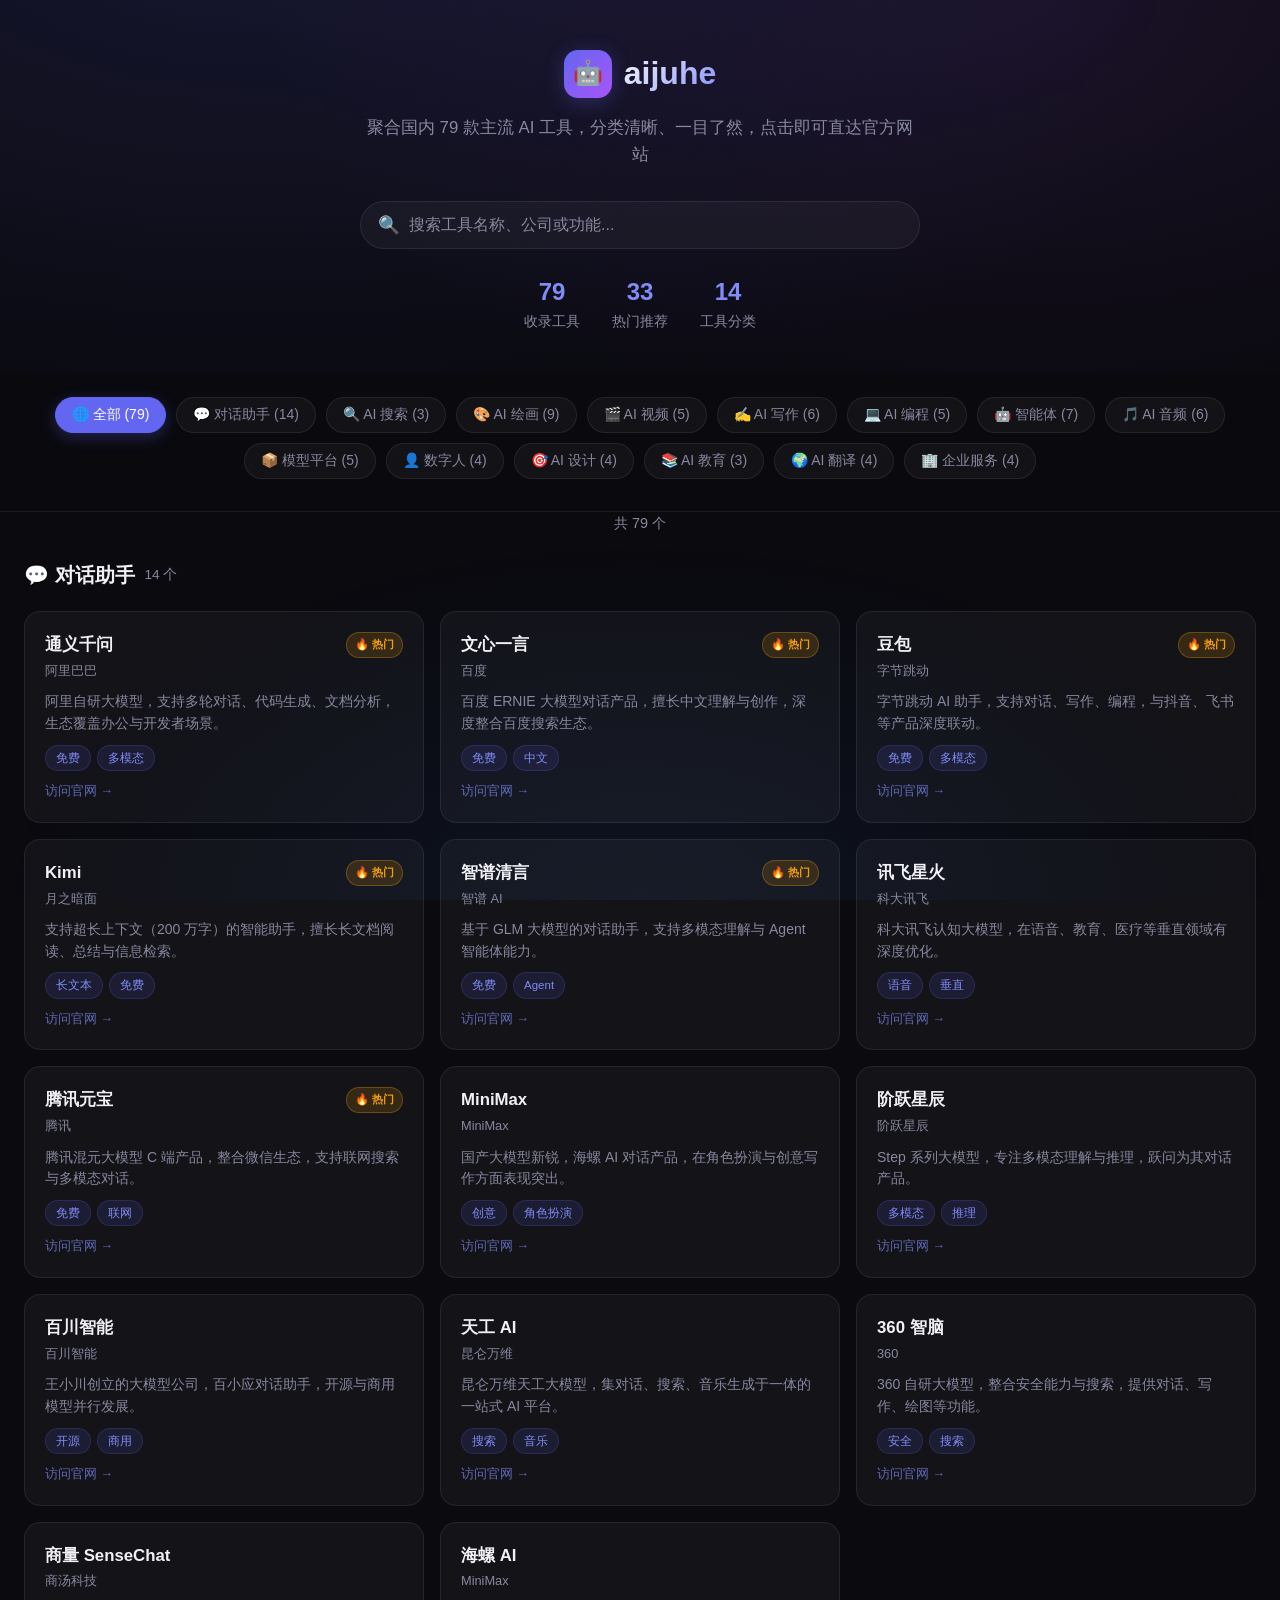
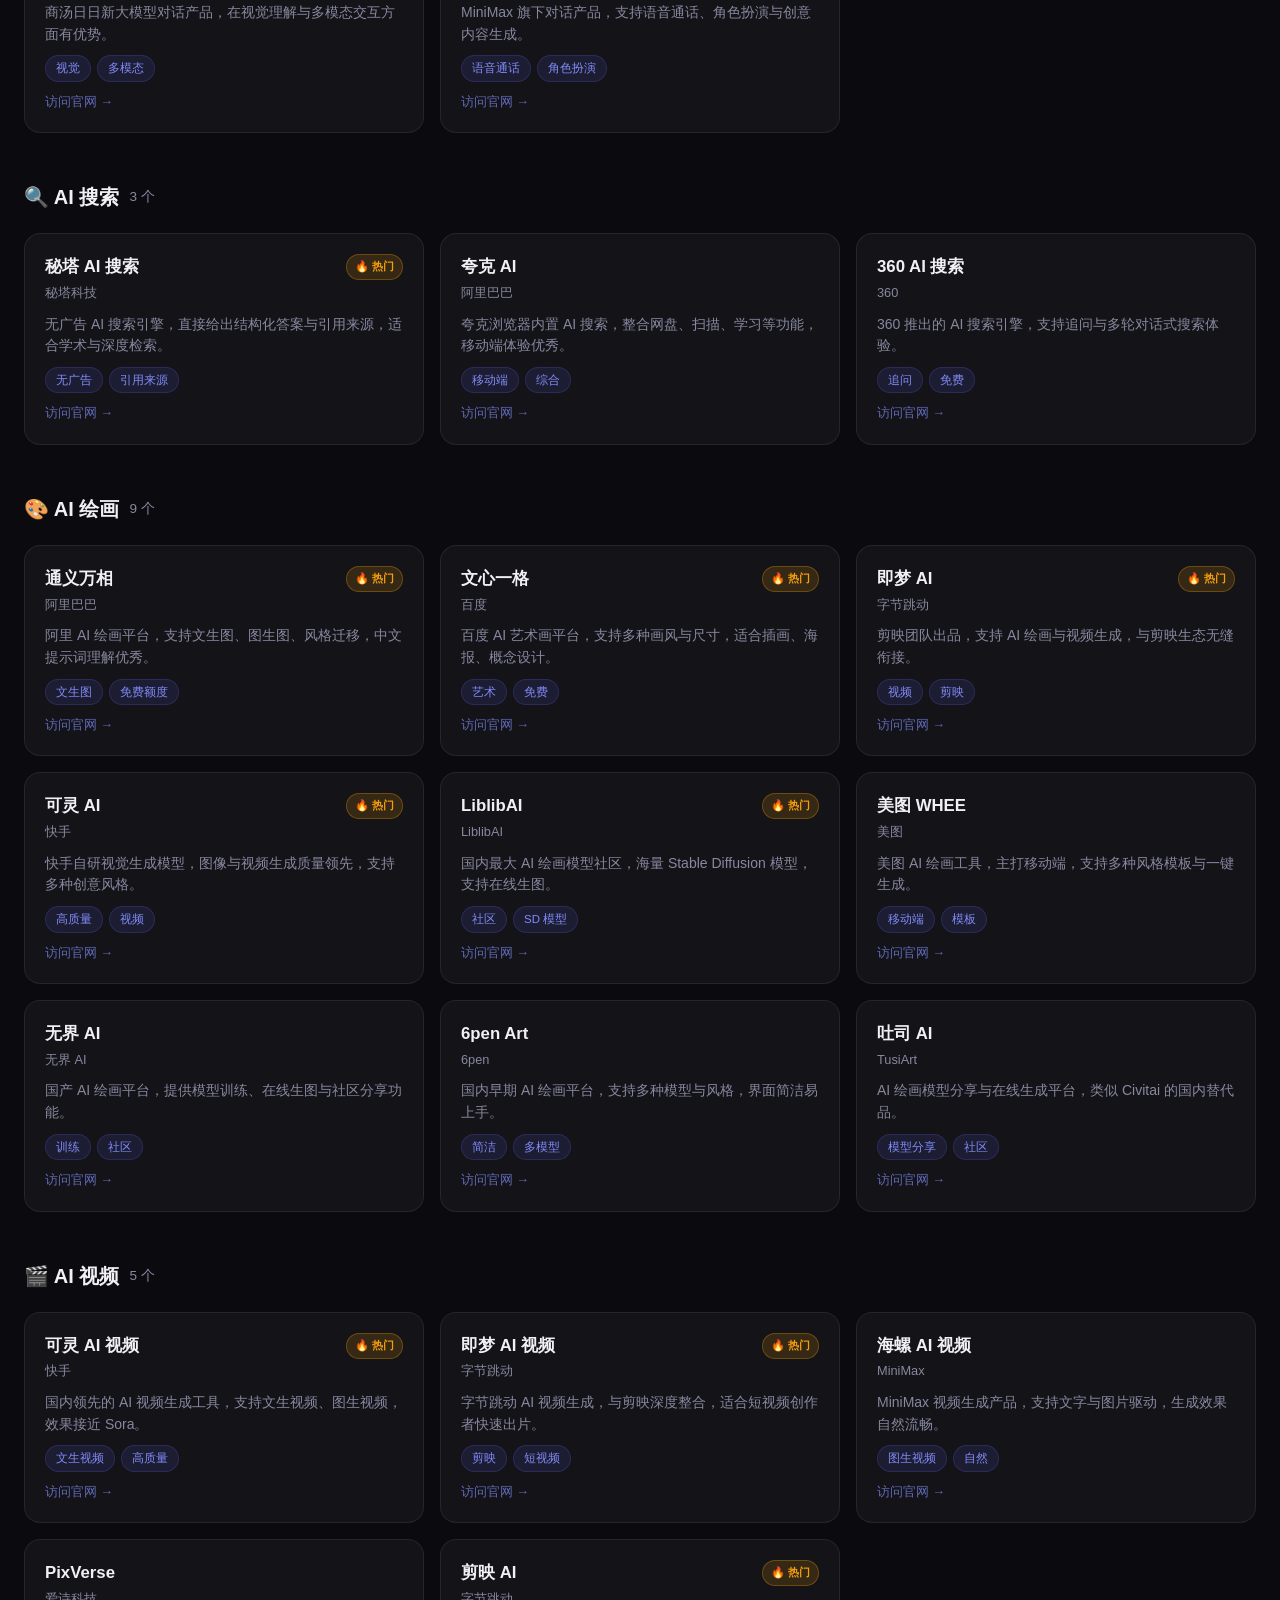
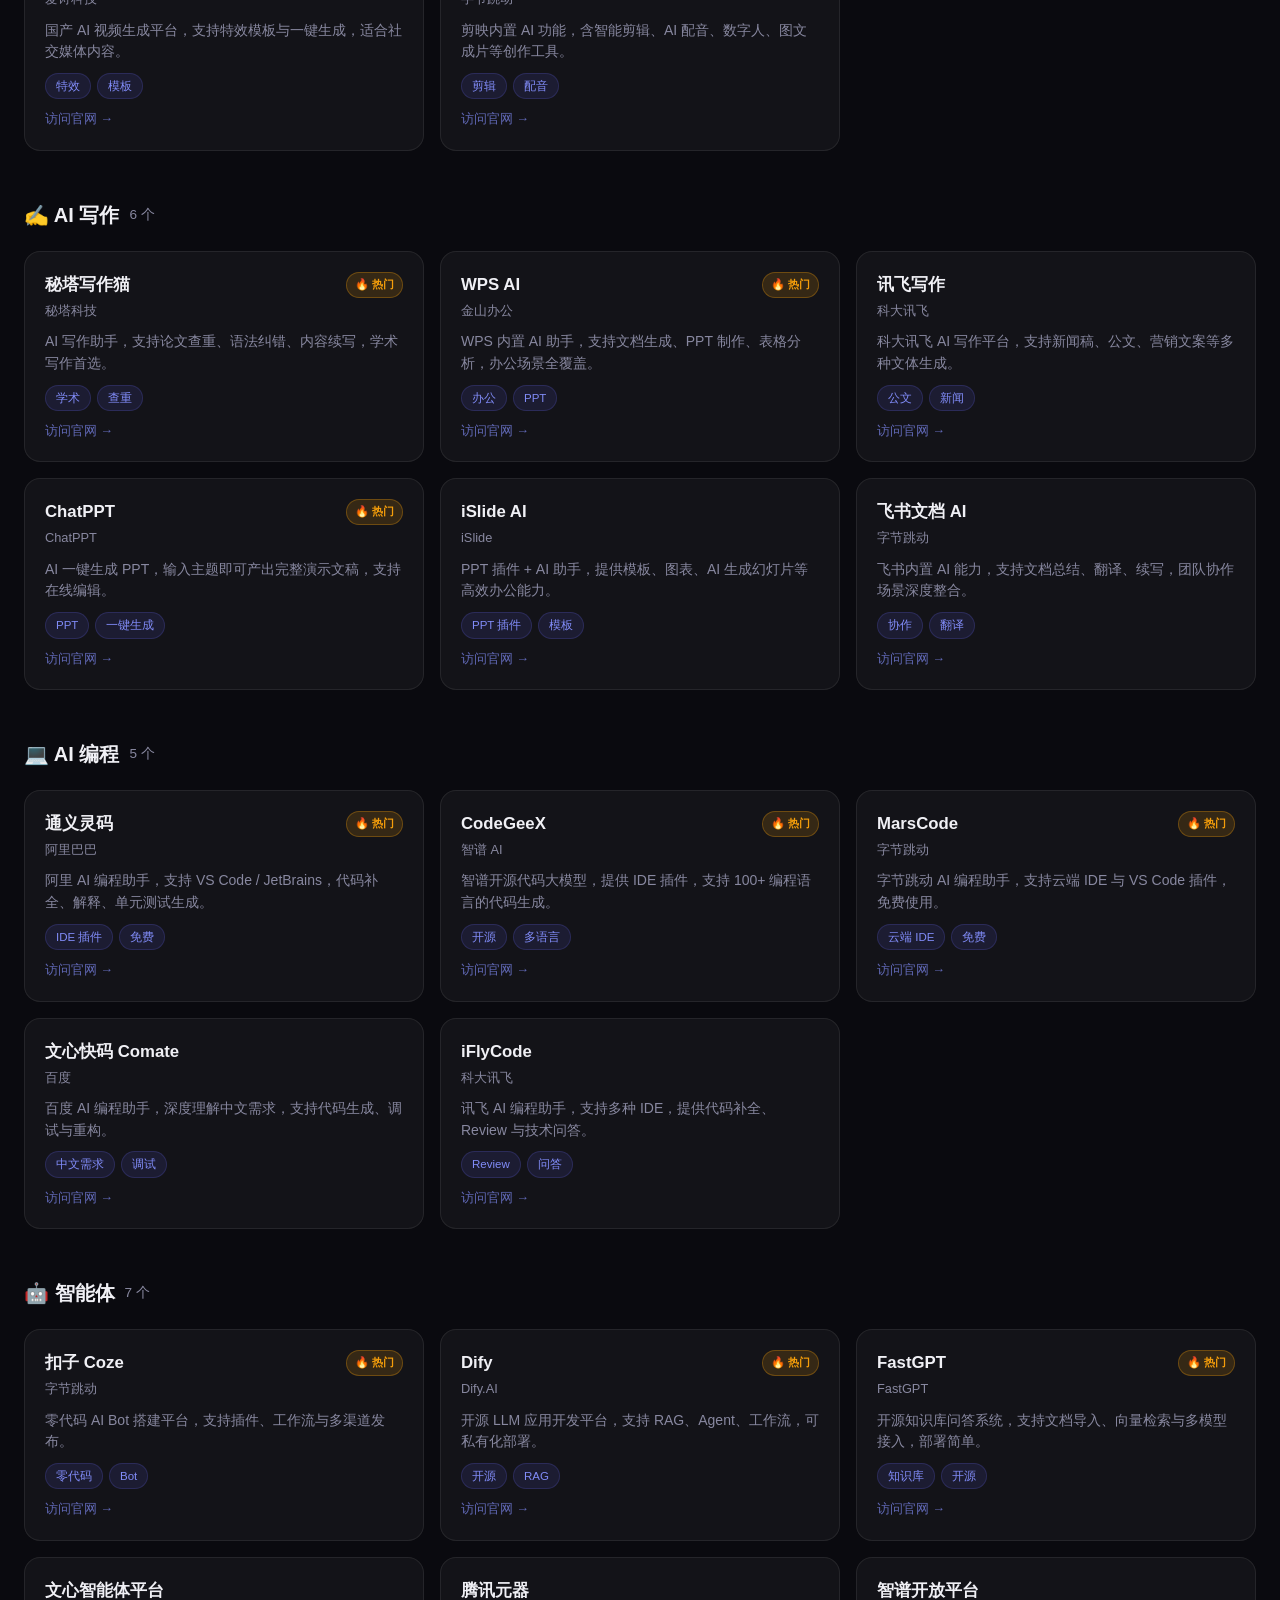
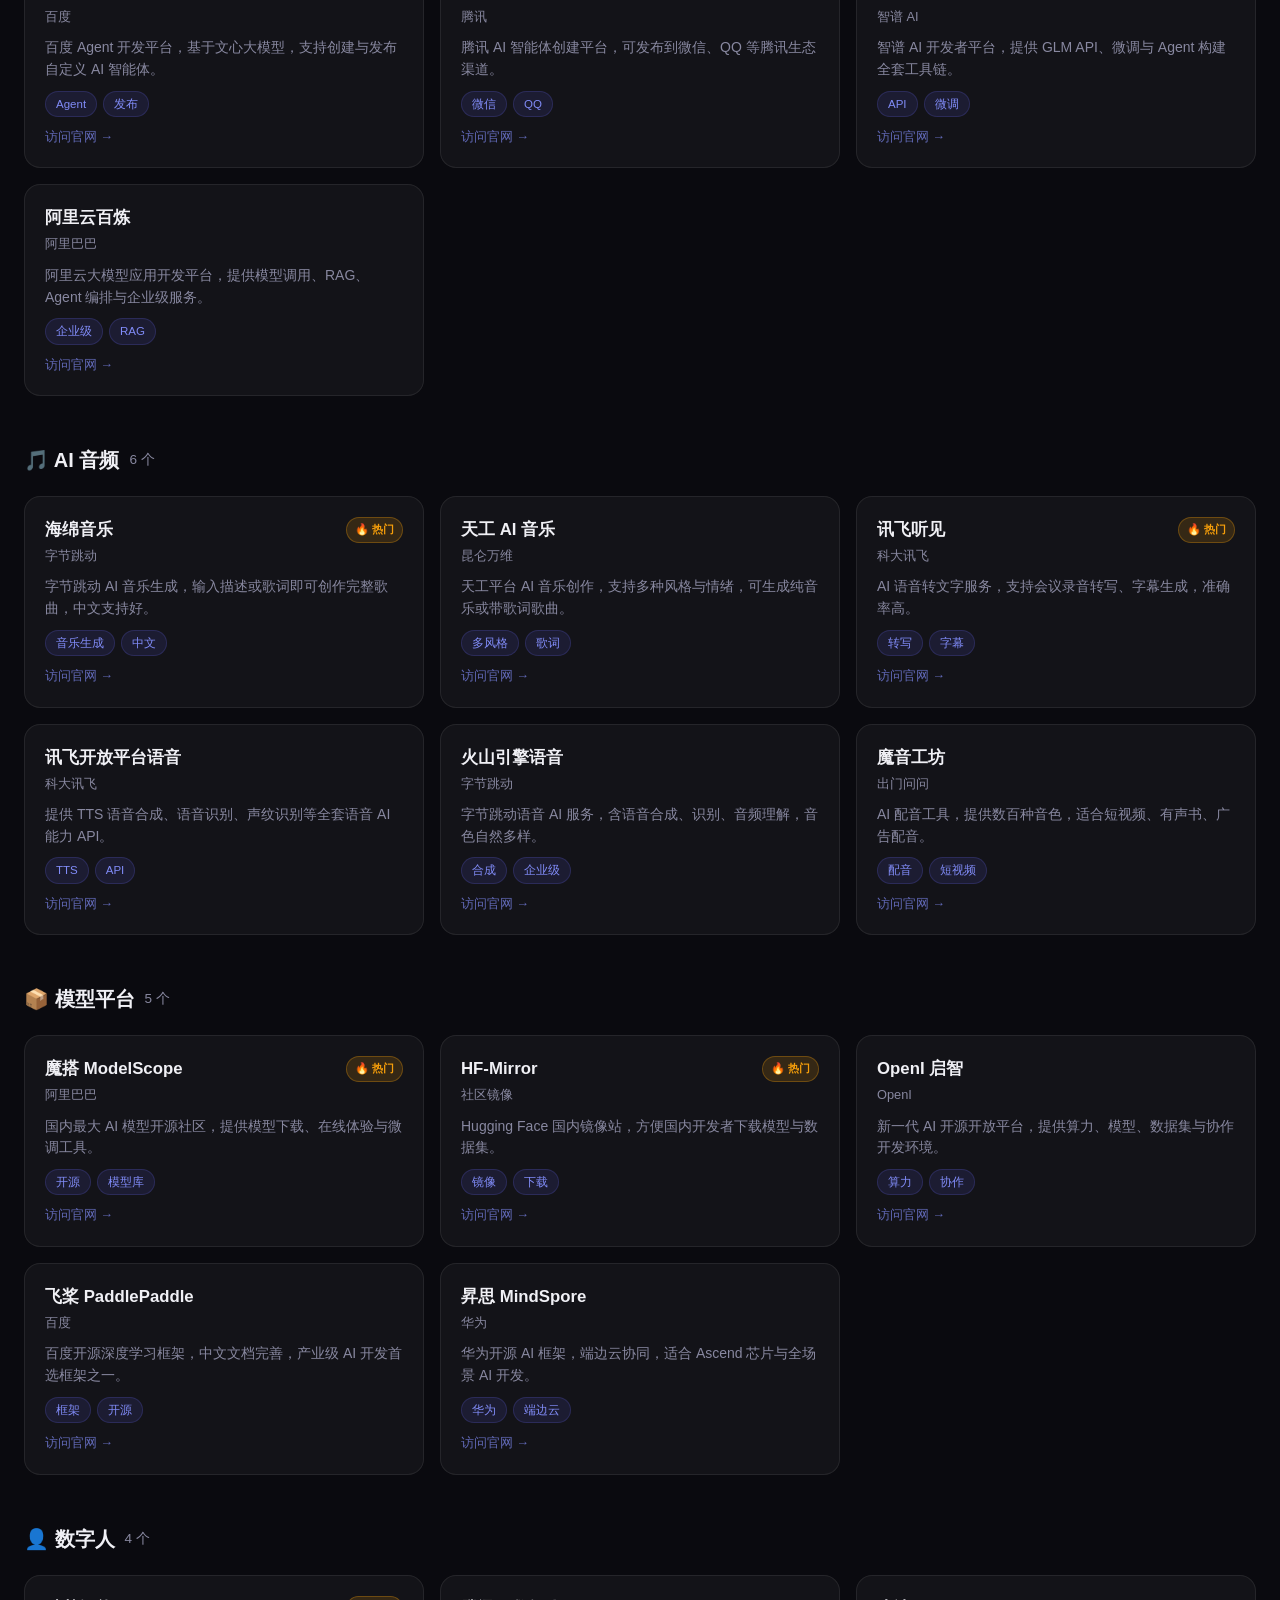
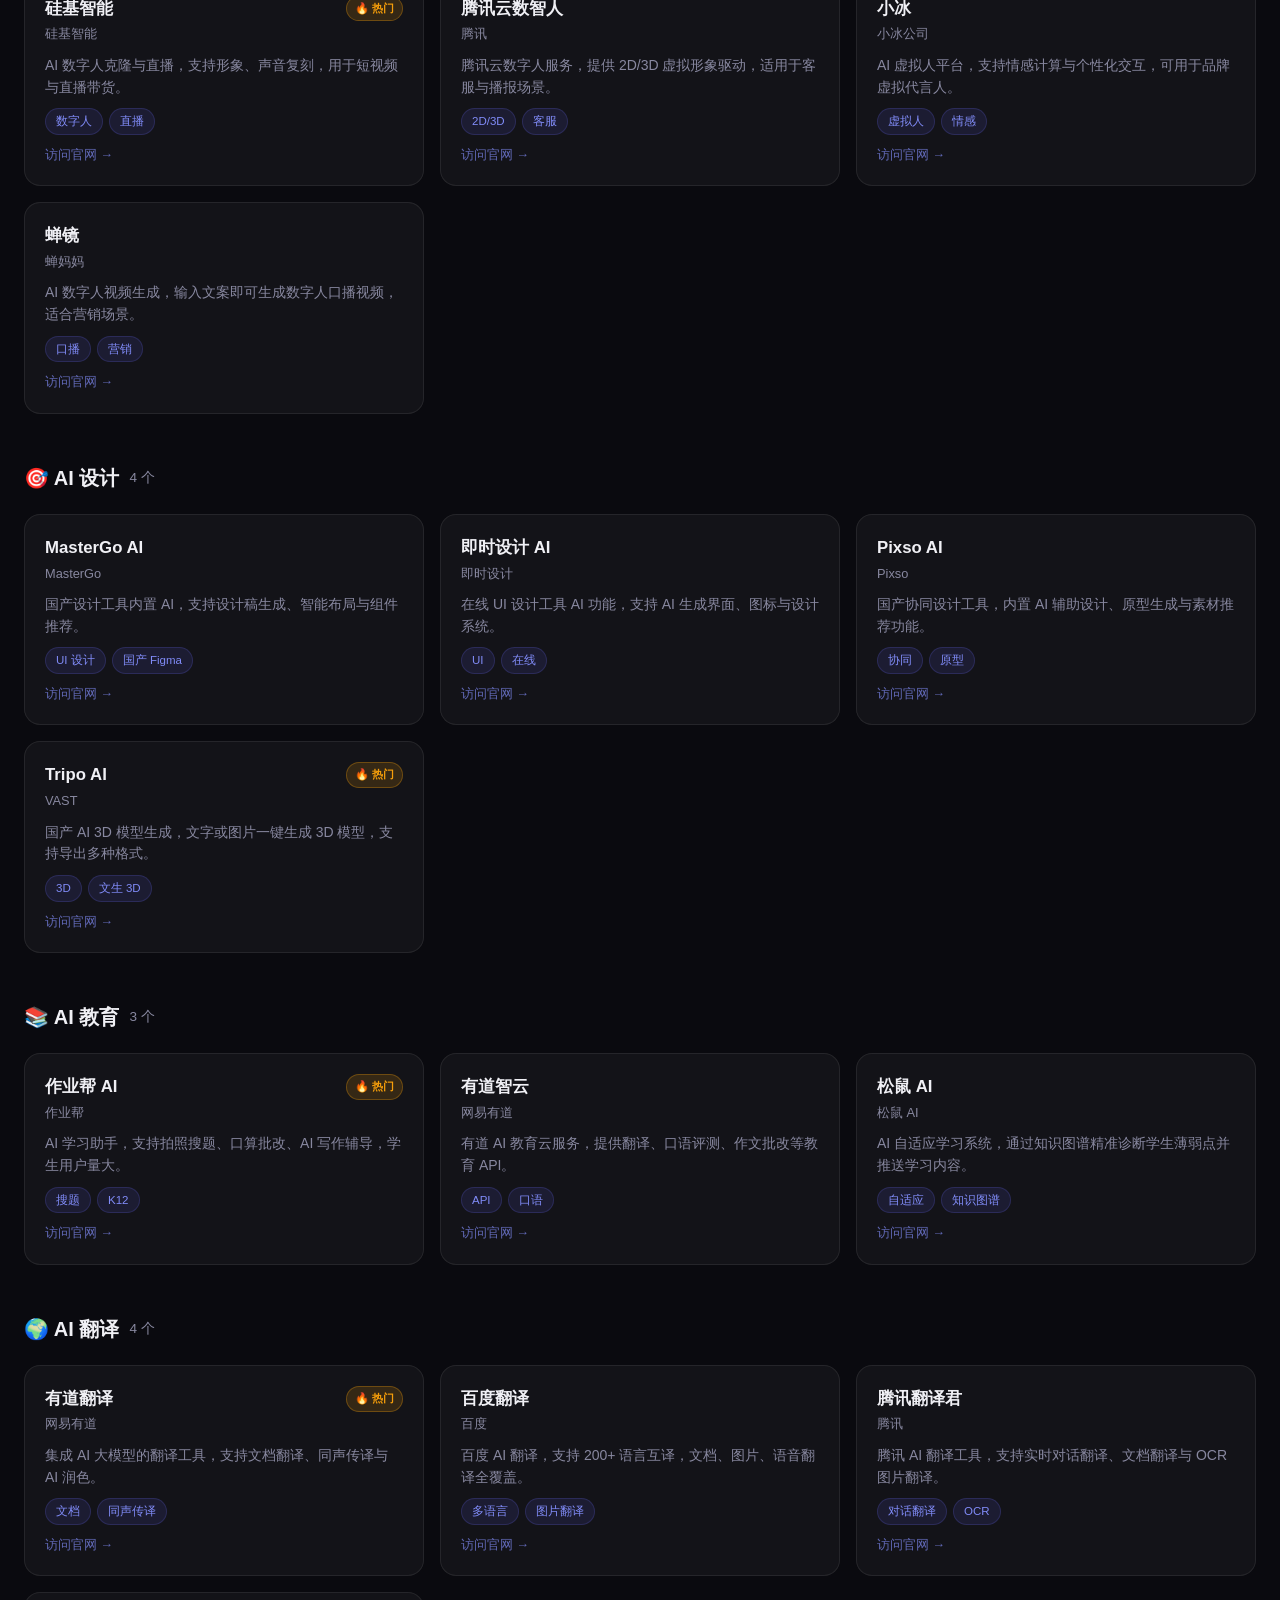
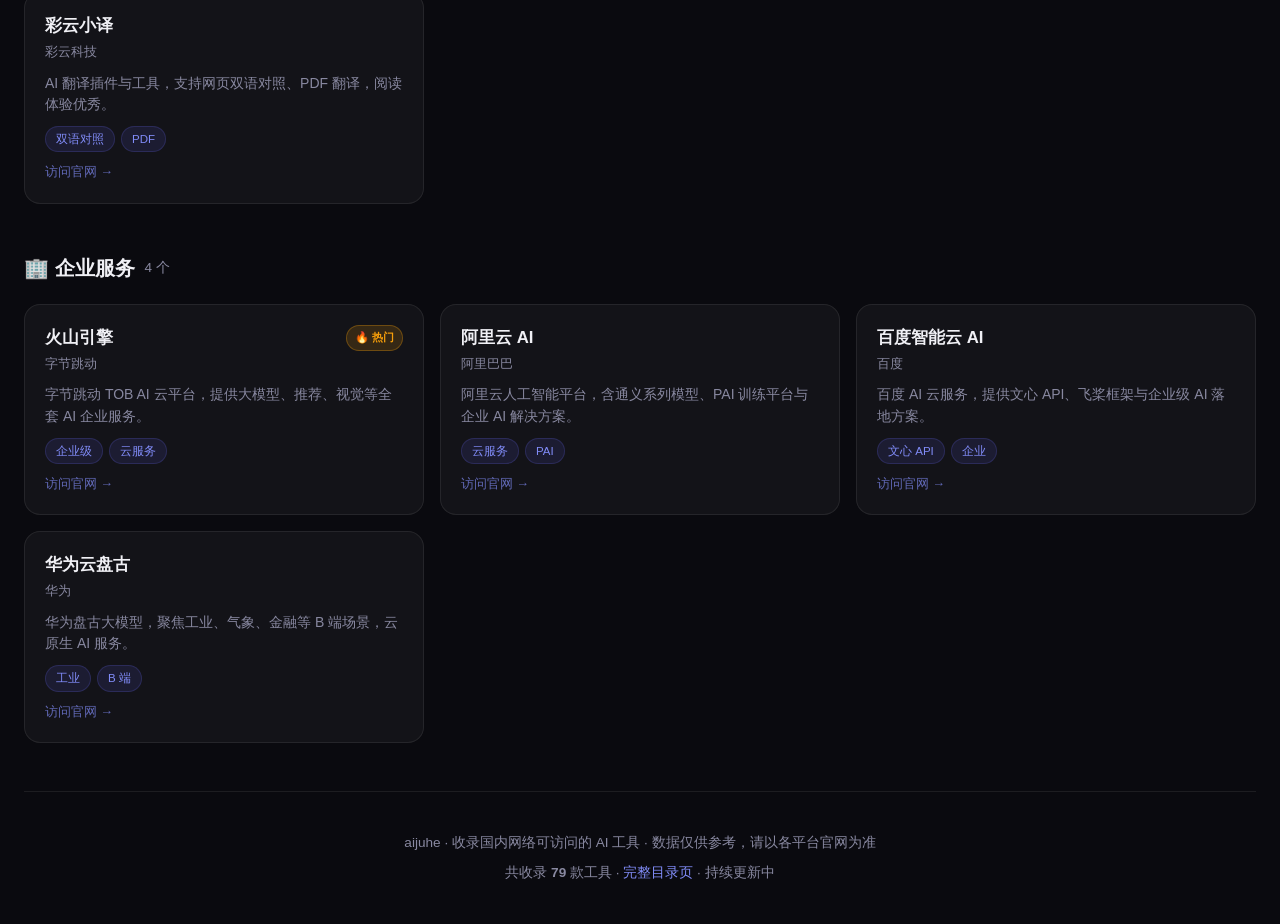
<file: index.html>
﻿<!DOCTYPE html>
<html lang="zh-CN">
<head>
  <meta charset="UTF-8">
  <meta name="viewport" content="width=device-width, initial-scale=1.0">
  <meta name="description" content="aijuhe - 国内 AI 工具导航，聚合通义千问、文心一言、Kimi、豆包、智谱清言、可灵 AI 等 79 款国内可用 AI 工具，按对话、绘画、视频、编程等分类，一键直达官网。">
  <meta name="keywords" content="aijuhe,AI聚合,AI工具导航,AI工具大全,国产AI,大模型,通义千问,文心一言,Kimi,豆包">
  <meta name="robots" content="index,follow">
  <title>aijuhe - 国内 AI 工具导航大全</title>
  <link rel="canonical" href="https://nanguasu0007-spec.github.io/aijuhe/">
  <!-- 百度站长验证：在 https://ziyuan.baidu.com 添加站点后，将验证 meta 粘贴到下一行 -->
  <!-- <meta name="baidu-site-verification" content="在此填入验证码" /> -->
  <link rel="stylesheet" href="css/style.css">
  <script type="application/ld+json">
  {
    "@context": "https://schema.org",
    "@type": "WebSite",
    "name": "aijuhe",
    "url": "https://nanguasu0007-spec.github.io/aijuhe/",
    "description": "国内 AI 工具导航，收录 79 款国产 AI 工具",
    "inLanguage": "zh-CN"
  }
  </script>
</head>
<body>
  <noscript>
    <p style="padding:16px;text-align:center;">aijuhe 收录通义千问、文心一言、Kimi、豆包等 79 款国内 AI 工具。
      <a href="map.html">查看完整文字目录（利于搜索引擎收录）</a>
    </p>
  </noscript>
  <div class="container">
    <header>
      <div class="logo">
        <div class="logo-icon">🤖</div>
        <h1>aijuhe</h1>
      </div>
      <p class="subtitle">聚合国内 79 款主流 AI 工具，分类清晰、一目了然，点击即可直达官方网站</p>
      <div class="search-box">
        <span class="search-icon">🔍</span>
        <input type="search" id="search-input" placeholder="搜索工具名称、公司或功能..." autocomplete="off">
      </div>
      <div class="stats">
        <div class="stat-item">
          <div class="stat-num" id="stat-total">0</div>
          <div class="stat-label">收录工具</div>
        </div>
        <div class="stat-item">
          <div class="stat-num" id="stat-hot">0</div>
          <div class="stat-label">热门推荐</div>
        </div>
        <div class="stat-item">
          <div class="stat-num" id="stat-cats">0</div>
          <div class="stat-label">工具分类</div>
        </div>
      </div>
    </header>

    <nav class="categories" id="categories" aria-label="工具分类"></nav>

    <main>
      <p id="result-count" style="text-align:center;color:var(--text-muted);font-size:0.9rem;margin-bottom:24px;"></p>
      <div id="tools-container"></div>
    </main>

    <footer>
      <p>aijuhe · 收录国内网络可访问的 AI 工具 · 数据仅供参考，请以各平台官网为准</p>
      <p style="margin-top:8px;">共收录 <strong id="footer-count">79</strong> 款工具 · <a href="map.html" style="color:var(--accent-light);">完整目录页</a> · 持续更新中</p>
    </footer>
  </div>

  <script src="js/data.js"></script>
  <script src="js/app.js"></script>
  <script>
    document.getElementById("footer-count").textContent = AI_TOOLS.length;
  </script>
</body>
</html>
</file>
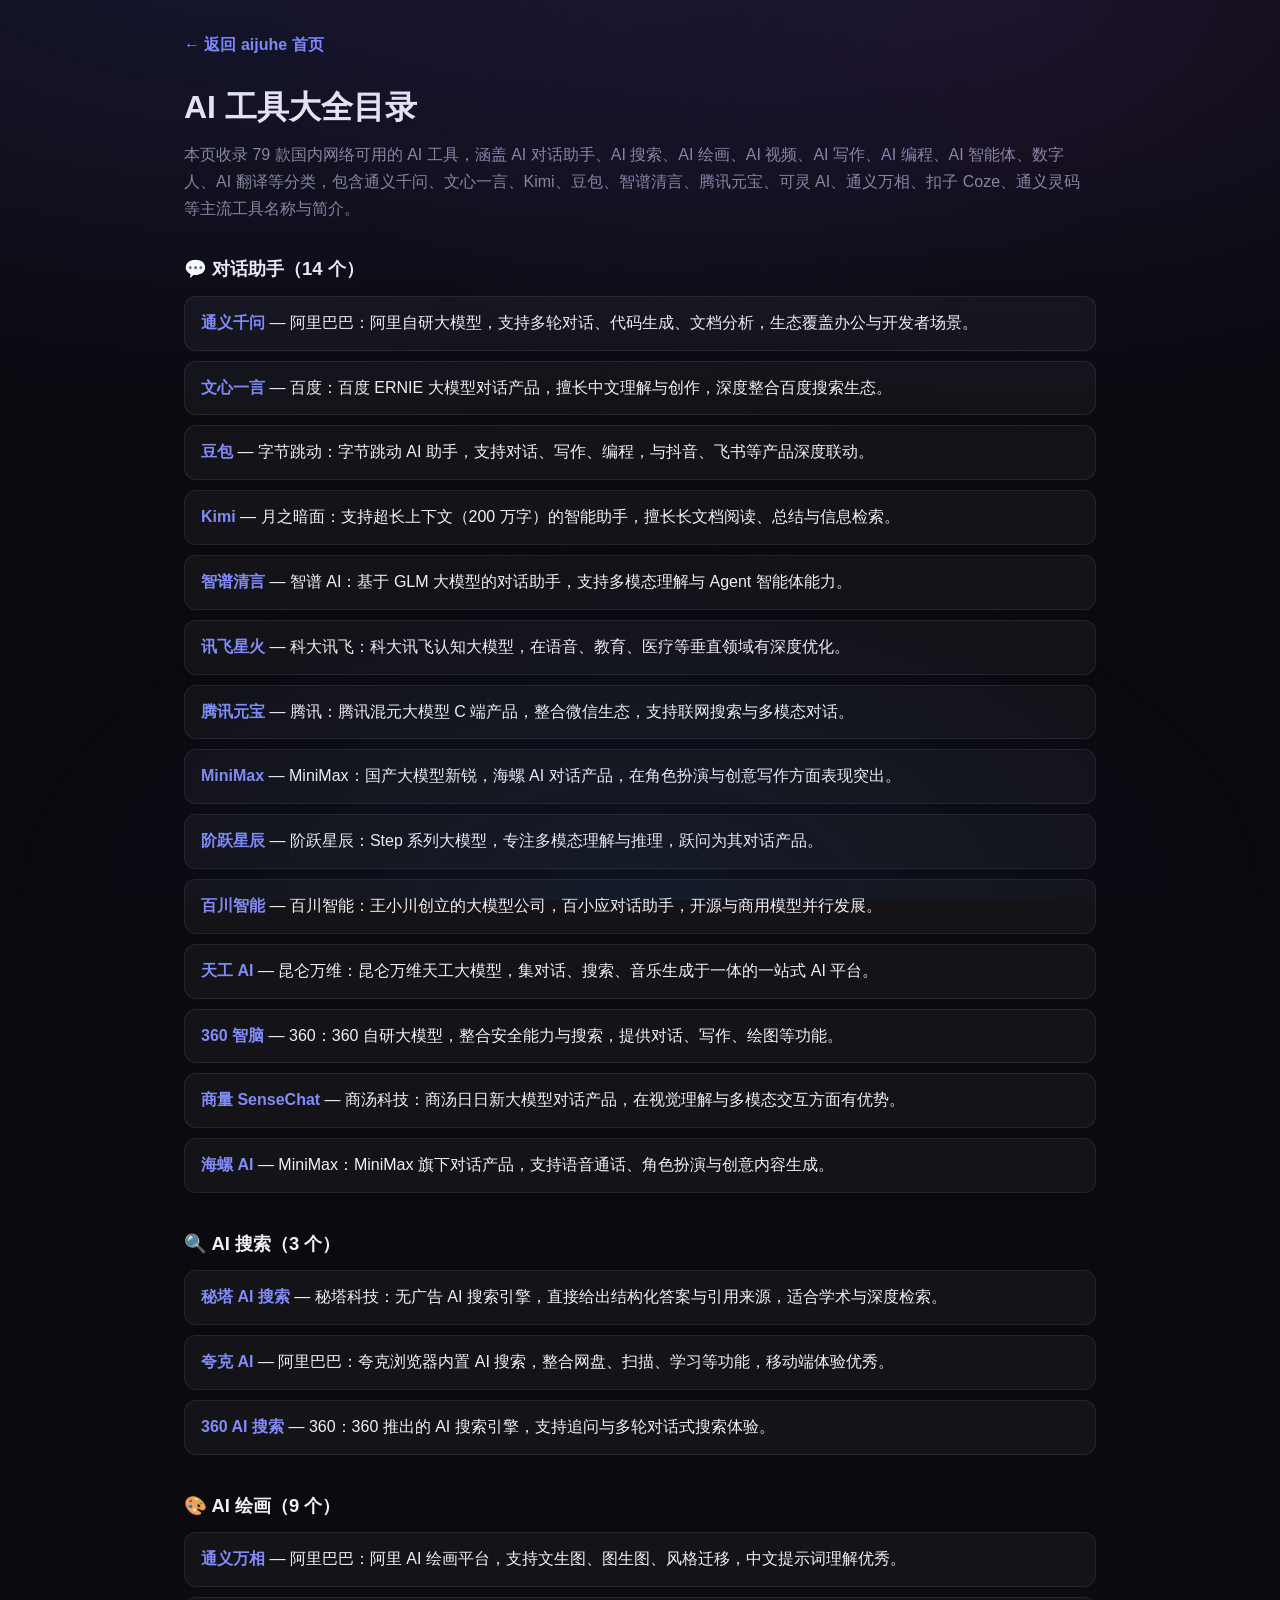
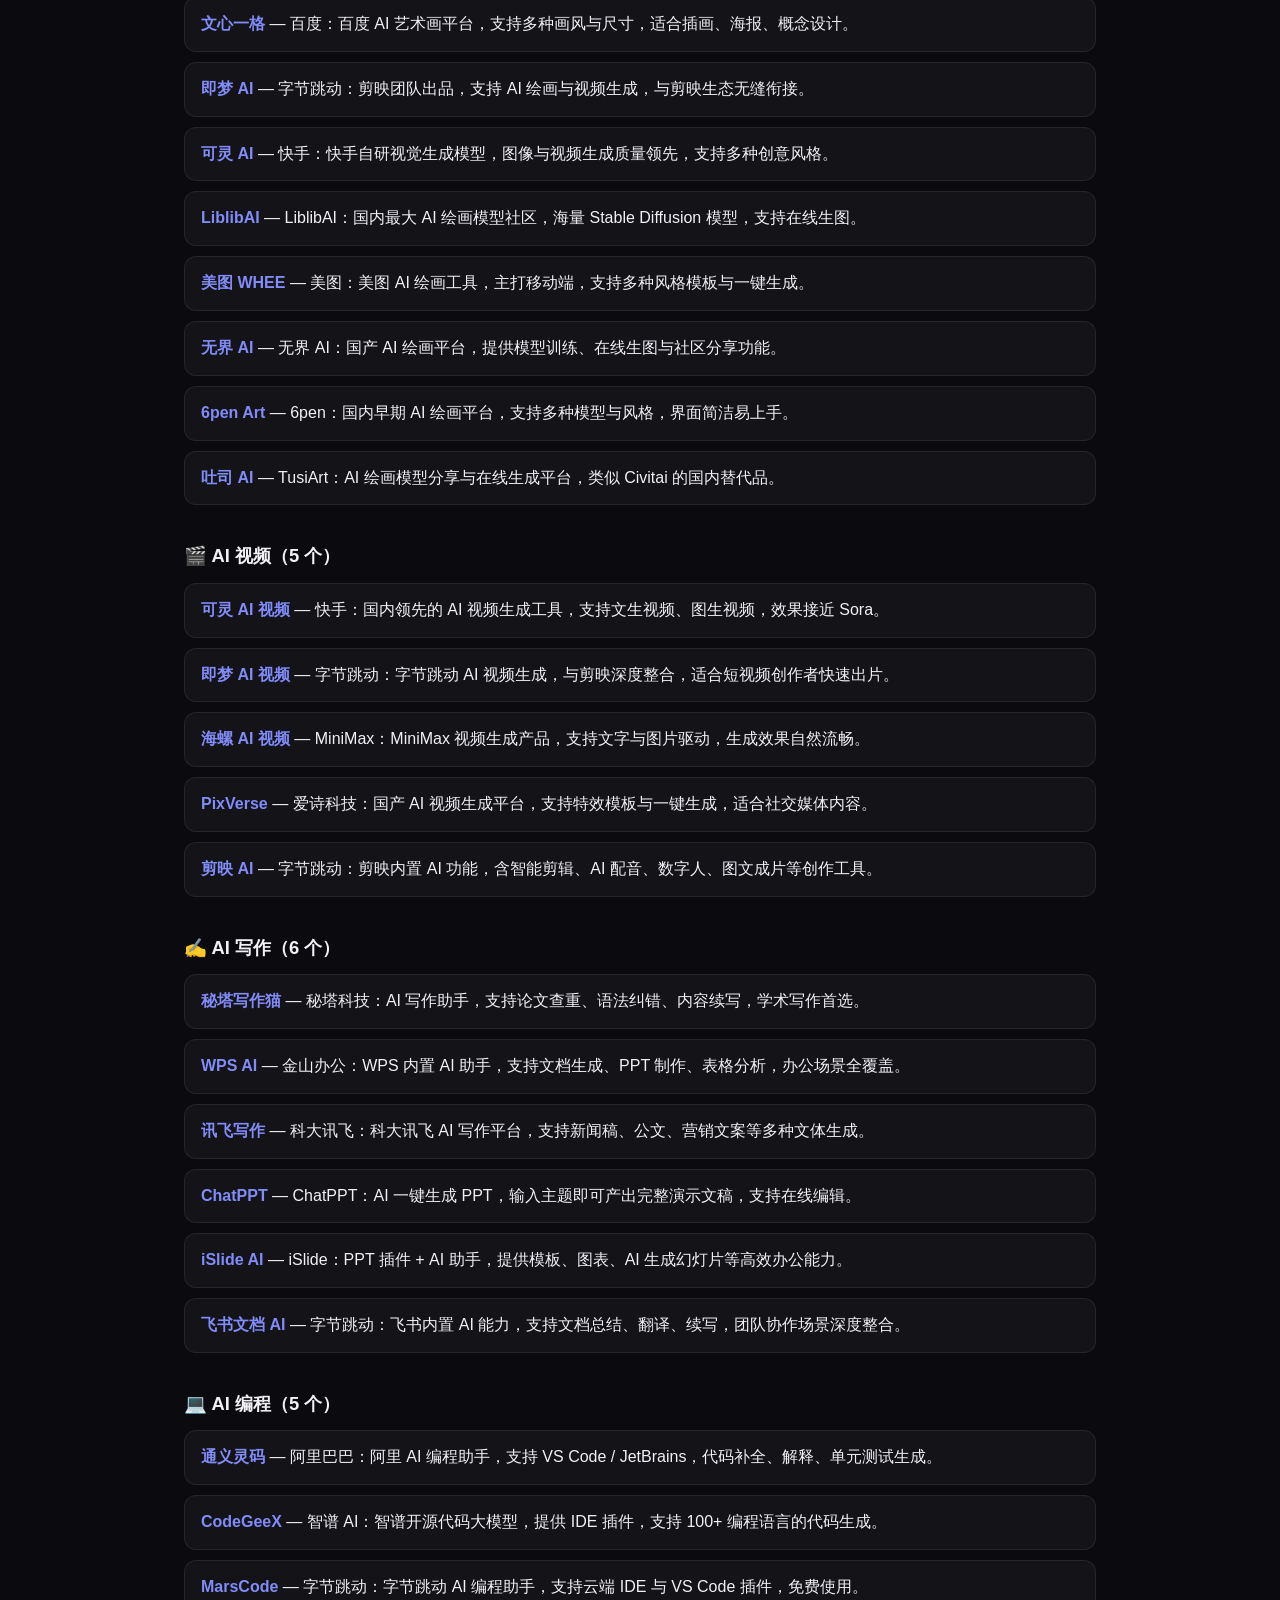
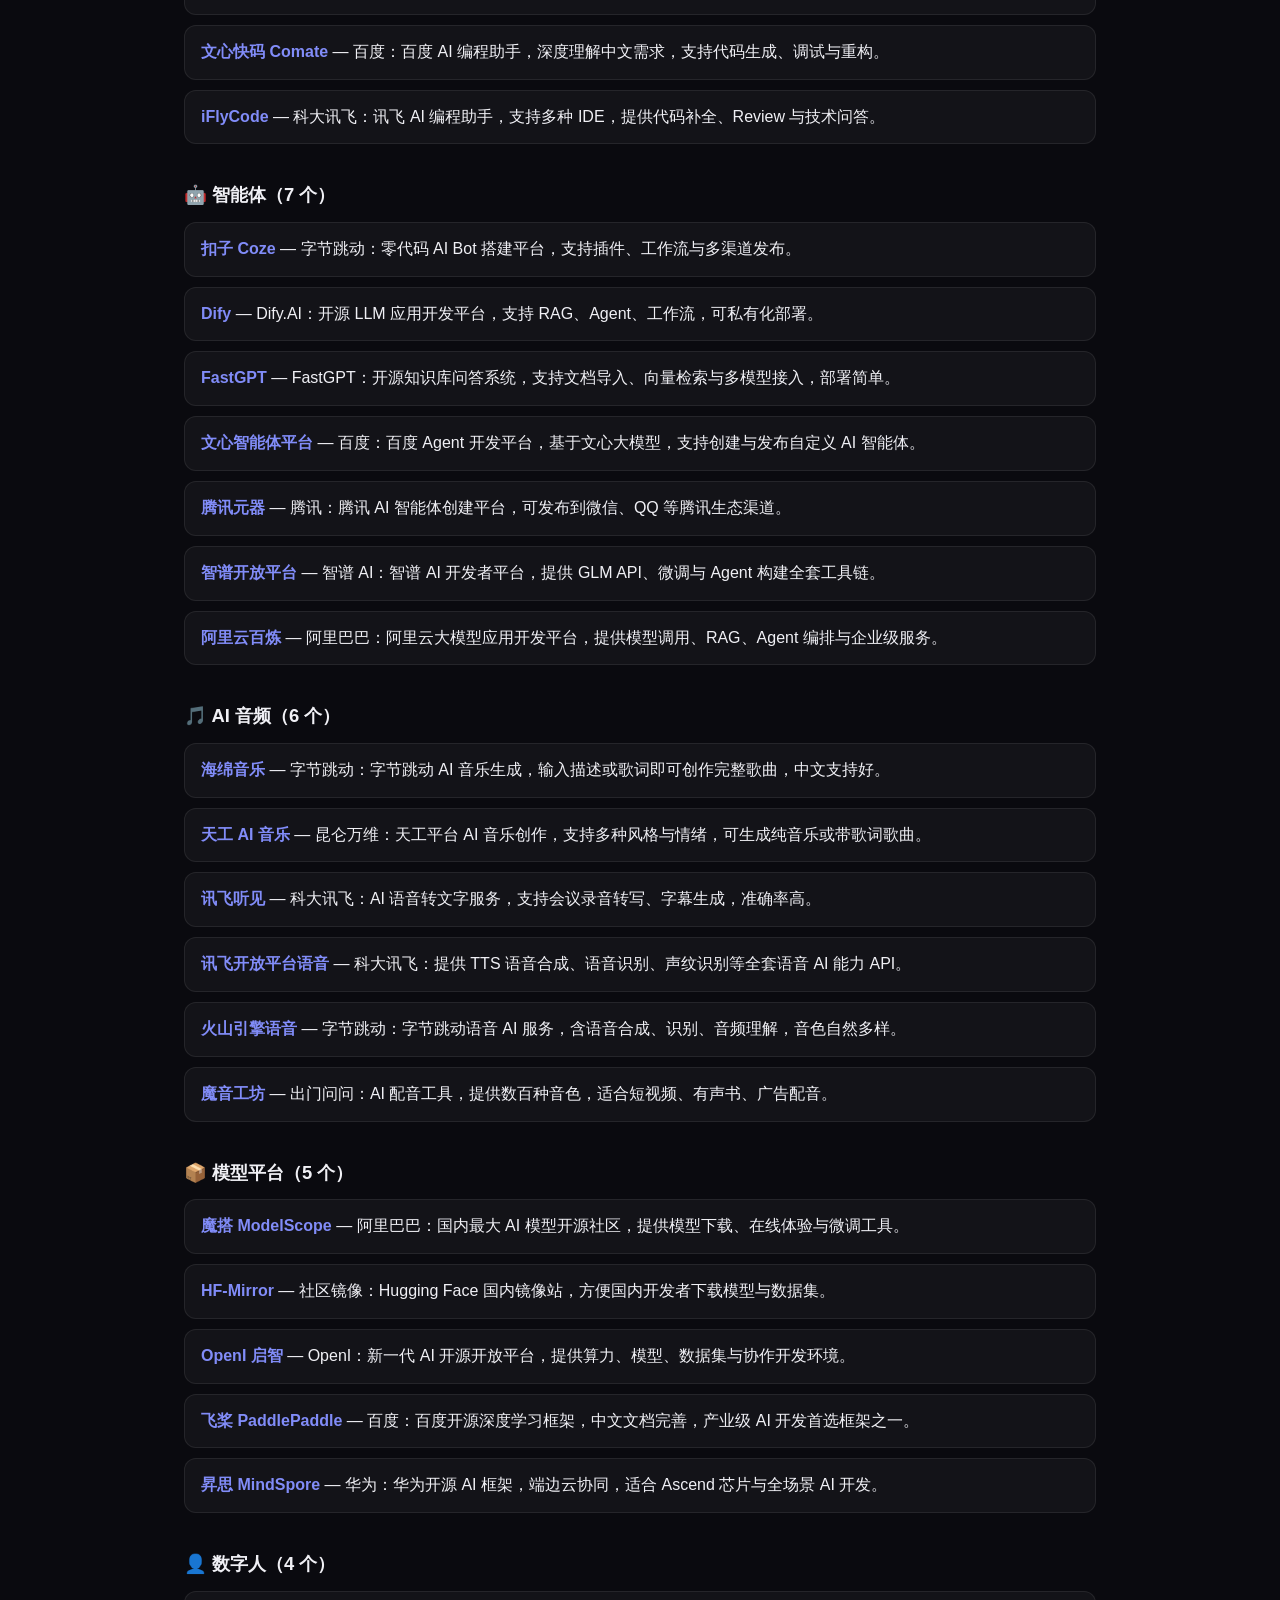
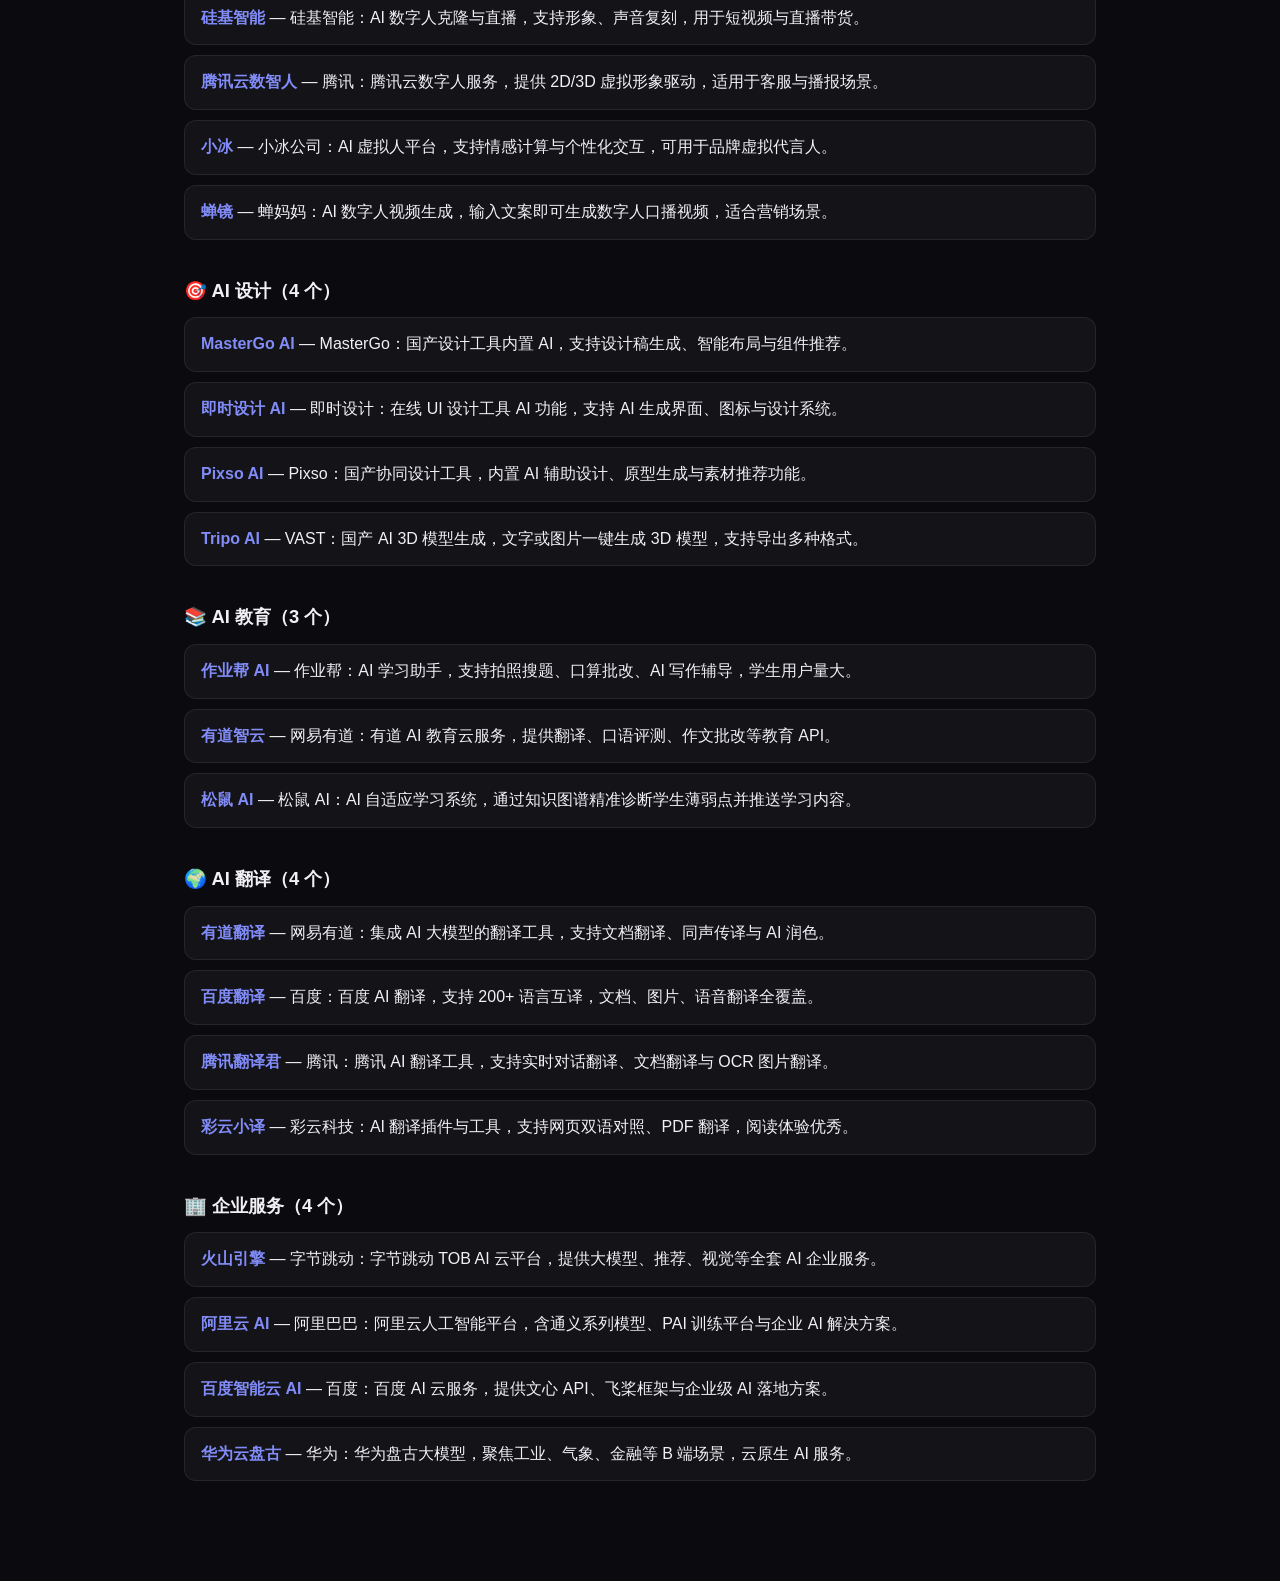
<file: map.html>
<!DOCTYPE html>
<html lang="zh-CN">
<head>
  <meta charset="UTF-8">
  <meta name="viewport" content="width=device-width, initial-scale=1.0">
  <meta name="description" content="aijuhe 完整目录：收录通义千问、文心一言、Kimi、豆包、可灵 AI 等 79 款国内可用 AI 工具。">
  <meta name="keywords" content="aijuhe,AI工具导航,AI工具大全,国产AI,大模型,通义千问,文心一言,Kimi,豆包">
  <title>AI 工具大全目录 - aijuhe</title>
  <link rel="canonical" href="https://nanguasu0007-spec.github.io/aijuhe/map.html">
  <link rel="stylesheet" href="css/style.css">
  <style>
    .map-page { max-width: 960px; margin: 0 auto; padding: 32px 24px 64px; }
    .map-page h1 { margin-bottom: 8px; }
    .map-page .lead { color: var(--text-muted); margin-bottom: 32px; line-height: 1.7; }
    .map-page section { margin-bottom: 36px; }
    .map-page h2 { font-size: 1.15rem; margin-bottom: 12px; }
    .map-page ul { list-style: none; display: grid; gap: 10px; }
    .map-page li { background: var(--bg-card); border: 1px solid var(--border); border-radius: 12px; padding: 14px 16px; line-height: 1.55; }
    .map-page a { color: var(--accent-light); text-decoration: none; font-weight: 600; }
    .back-link { display: inline-block; margin-bottom: 24px; color: var(--accent-light); }
  </style>
</head>
<body>
  <div class="map-page">
    <a class="back-link" href="./">← 返回 aijuhe 首页</a>
    <h1>AI 工具大全目录</h1>
    <p class="lead">本页收录 79 款国内网络可用的 AI 工具，涵盖 AI 对话助手、AI 搜索、AI 绘画、AI 视频、AI 写作、AI 编程、AI 智能体、数字人、AI 翻译等分类，包含通义千问、文心一言、Kimi、豆包、智谱清言、腾讯元宝、可灵 AI、通义万相、扣子 Coze、通义灵码等主流工具名称与简介。</p>
      <section>
        <h2>💬 对话助手（14 个）</h2>
        <ul>        <li><a href="https://tongyi.aliyun.com" rel="noopener noreferrer">通义千问</a> — 阿里巴巴：阿里自研大模型，支持多轮对话、代码生成、文档分析，生态覆盖办公与开发者场景。</li>
        <li><a href="https://yiyan.baidu.com" rel="noopener noreferrer">文心一言</a> — 百度：百度 ERNIE 大模型对话产品，擅长中文理解与创作，深度整合百度搜索生态。</li>
        <li><a href="https://www.doubao.com" rel="noopener noreferrer">豆包</a> — 字节跳动：字节跳动 AI 助手，支持对话、写作、编程，与抖音、飞书等产品深度联动。</li>
        <li><a href="https://kimi.moonshot.cn" rel="noopener noreferrer">Kimi</a> — 月之暗面：支持超长上下文（200 万字）的智能助手，擅长长文档阅读、总结与信息检索。</li>
        <li><a href="https://chatglm.cn" rel="noopener noreferrer">智谱清言</a> — 智谱 AI：基于 GLM 大模型的对话助手，支持多模态理解与 Agent 智能体能力。</li>
        <li><a href="https://xinghuo.xfyun.cn" rel="noopener noreferrer">讯飞星火</a> — 科大讯飞：科大讯飞认知大模型，在语音、教育、医疗等垂直领域有深度优化。</li>
        <li><a href="https://yuanbao.tencent.com" rel="noopener noreferrer">腾讯元宝</a> — 腾讯：腾讯混元大模型 C 端产品，整合微信生态，支持联网搜索与多模态对话。</li>
        <li><a href="https://chat.minimaxi.com" rel="noopener noreferrer">MiniMax</a> — MiniMax：国产大模型新锐，海螺 AI 对话产品，在角色扮演与创意写作方面表现突出。</li>
        <li><a href="https://www.stepfun.com" rel="noopener noreferrer">阶跃星辰</a> — 阶跃星辰：Step 系列大模型，专注多模态理解与推理，跃问为其对话产品。</li>
        <li><a href="https://www.baichuan-ai.com" rel="noopener noreferrer">百川智能</a> — 百川智能：王小川创立的大模型公司，百小应对话助手，开源与商用模型并行发展。</li>
        <li><a href="https://www.tiangong.cn" rel="noopener noreferrer">天工 AI</a> — 昆仑万维：昆仑万维天工大模型，集对话、搜索、音乐生成于一体的一站式 AI 平台。</li>
        <li><a href="https://ai.360.com" rel="noopener noreferrer">360 智脑</a> — 360：360 自研大模型，整合安全能力与搜索，提供对话、写作、绘图等功能。</li>
        <li><a href="https://chat.sensetime.com" rel="noopener noreferrer">商量 SenseChat</a> — 商汤科技：商汤日日新大模型对话产品，在视觉理解与多模态交互方面有优势。</li>
        <li><a href="https://hailuoai.com" rel="noopener noreferrer">海螺 AI</a> — MiniMax：MiniMax 旗下对话产品，支持语音通话、角色扮演与创意内容生成。</li>
        </ul>
      </section>
      <section>
        <h2>🔍 AI 搜索（3 个）</h2>
        <ul>        <li><a href="https://metaso.cn" rel="noopener noreferrer">秘塔 AI 搜索</a> — 秘塔科技：无广告 AI 搜索引擎，直接给出结构化答案与引用来源，适合学术与深度检索。</li>
        <li><a href="https://quark.cn" rel="noopener noreferrer">夸克 AI</a> — 阿里巴巴：夸克浏览器内置 AI 搜索，整合网盘、扫描、学习等功能，移动端体验优秀。</li>
        <li><a href="https://so.360.com" rel="noopener noreferrer">360 AI 搜索</a> — 360：360 推出的 AI 搜索引擎，支持追问与多轮对话式搜索体验。</li>
        </ul>
      </section>
      <section>
        <h2>🎨 AI 绘画（9 个）</h2>
        <ul>        <li><a href="https://tongyi.aliyun.com/wanxiang" rel="noopener noreferrer">通义万相</a> — 阿里巴巴：阿里 AI 绘画平台，支持文生图、图生图、风格迁移，中文提示词理解优秀。</li>
        <li><a href="https://yige.baidu.com" rel="noopener noreferrer">文心一格</a> — 百度：百度 AI 艺术画平台，支持多种画风与尺寸，适合插画、海报、概念设计。</li>
        <li><a href="https://jimeng.jianying.com" rel="noopener noreferrer">即梦 AI</a> — 字节跳动：剪映团队出品，支持 AI 绘画与视频生成，与剪映生态无缝衔接。</li>
        <li><a href="https://klingai.kuaishou.com" rel="noopener noreferrer">可灵 AI</a> — 快手：快手自研视觉生成模型，图像与视频生成质量领先，支持多种创意风格。</li>
        <li><a href="https://www.liblib.art" rel="noopener noreferrer">LiblibAI</a> — LiblibAI：国内最大 AI 绘画模型社区，海量 Stable Diffusion 模型，支持在线生图。</li>
        <li><a href="https://www.whee.com" rel="noopener noreferrer">美图 WHEE</a> — 美图：美图 AI 绘画工具，主打移动端，支持多种风格模板与一键生成。</li>
        <li><a href="https://www.wujieai.com" rel="noopener noreferrer">无界 AI</a> — 无界 AI：国产 AI 绘画平台，提供模型训练、在线生图与社区分享功能。</li>
        <li><a href="https://6pen.art" rel="noopener noreferrer">6pen Art</a> — 6pen：国内早期 AI 绘画平台，支持多种模型与风格，界面简洁易上手。</li>
        <li><a href="https://tusiart.com" rel="noopener noreferrer">吐司 AI</a> — TusiArt：AI 绘画模型分享与在线生成平台，类似 Civitai 的国内替代品。</li>
        </ul>
      </section>
      <section>
        <h2>🎬 AI 视频（5 个）</h2>
        <ul>        <li><a href="https://klingai.kuaishou.com" rel="noopener noreferrer">可灵 AI 视频</a> — 快手：国内领先的 AI 视频生成工具，支持文生视频、图生视频，效果接近 Sora。</li>
        <li><a href="https://jimeng.jianying.com" rel="noopener noreferrer">即梦 AI 视频</a> — 字节跳动：字节跳动 AI 视频生成，与剪映深度整合，适合短视频创作者快速出片。</li>
        <li><a href="https://hailuoai.com/video" rel="noopener noreferrer">海螺 AI 视频</a> — MiniMax：MiniMax 视频生成产品，支持文字与图片驱动，生成效果自然流畅。</li>
        <li><a href="https://pixverse.ai" rel="noopener noreferrer">PixVerse</a> — 爱诗科技：国产 AI 视频生成平台，支持特效模板与一键生成，适合社交媒体内容。</li>
        <li><a href="https://www.capcut.cn" rel="noopener noreferrer">剪映 AI</a> — 字节跳动：剪映内置 AI 功能，含智能剪辑、AI 配音、数字人、图文成片等创作工具。</li>
        </ul>
      </section>
      <section>
        <h2>✍️ AI 写作（6 个）</h2>
        <ul>        <li><a href="https://xiezuocat.com" rel="noopener noreferrer">秘塔写作猫</a> — 秘塔科技：AI 写作助手，支持论文查重、语法纠错、内容续写，学术写作首选。</li>
        <li><a href="https://ai.wps.cn" rel="noopener noreferrer">WPS AI</a> — 金山办公：WPS 内置 AI 助手，支持文档生成、PPT 制作、表格分析，办公场景全覆盖。</li>
        <li><a href="https://huixie.iflyrec.com" rel="noopener noreferrer">讯飞写作</a> — 科大讯飞：科大讯飞 AI 写作平台，支持新闻稿、公文、营销文案等多种文体生成。</li>
        <li><a href="https://www.chatppt.com" rel="noopener noreferrer">ChatPPT</a> — ChatPPT：AI 一键生成 PPT，输入主题即可产出完整演示文稿，支持在线编辑。</li>
        <li><a href="https://www.islide.cc" rel="noopener noreferrer">iSlide AI</a> — iSlide：PPT 插件 + AI 助手，提供模板、图表、AI 生成幻灯片等高效办公能力。</li>
        <li><a href="https://www.feishu.cn/product/docs" rel="noopener noreferrer">飞书文档 AI</a> — 字节跳动：飞书内置 AI 能力，支持文档总结、翻译、续写，团队协作场景深度整合。</li>
        </ul>
      </section>
      <section>
        <h2>💻 AI 编程（5 个）</h2>
        <ul>        <li><a href="https://tongyi.aliyun.com/lingma" rel="noopener noreferrer">通义灵码</a> — 阿里巴巴：阿里 AI 编程助手，支持 VS Code / JetBrains，代码补全、解释、单元测试生成。</li>
        <li><a href="https://codegeex.cn" rel="noopener noreferrer">CodeGeeX</a> — 智谱 AI：智谱开源代码大模型，提供 IDE 插件，支持 100+ 编程语言的代码生成。</li>
        <li><a href="https://www.marscode.cn" rel="noopener noreferrer">MarsCode</a> — 字节跳动：字节跳动 AI 编程助手，支持云端 IDE 与 VS Code 插件，免费使用。</li>
        <li><a href="https://comate.baidu.com" rel="noopener noreferrer">文心快码 Comate</a> — 百度：百度 AI 编程助手，深度理解中文需求，支持代码生成、调试与重构。</li>
        <li><a href="https://iflycode.xfyun.cn" rel="noopener noreferrer">iFlyCode</a> — 科大讯飞：讯飞 AI 编程助手，支持多种 IDE，提供代码补全、Review 与技术问答。</li>
        </ul>
      </section>
      <section>
        <h2>🤖 智能体（7 个）</h2>
        <ul>        <li><a href="https://www.coze.cn" rel="noopener noreferrer">扣子 Coze</a> — 字节跳动：零代码 AI Bot 搭建平台，支持插件、工作流与多渠道发布。</li>
        <li><a href="https://dify.ai" rel="noopener noreferrer">Dify</a> — Dify.AI：开源 LLM 应用开发平台，支持 RAG、Agent、工作流，可私有化部署。</li>
        <li><a href="https://fastgpt.in" rel="noopener noreferrer">FastGPT</a> — FastGPT：开源知识库问答系统，支持文档导入、向量检索与多模型接入，部署简单。</li>
        <li><a href="https://agents.baidu.com" rel="noopener noreferrer">文心智能体平台</a> — 百度：百度 Agent 开发平台，基于文心大模型，支持创建与发布自定义 AI 智能体。</li>
        <li><a href="https://yuanqi.tencent.com" rel="noopener noreferrer">腾讯元器</a> — 腾讯：腾讯 AI 智能体创建平台，可发布到微信、QQ 等腾讯生态渠道。</li>
        <li><a href="https://open.bigmodel.cn" rel="noopener noreferrer">智谱开放平台</a> — 智谱 AI：智谱 AI 开发者平台，提供 GLM API、微调与 Agent 构建全套工具链。</li>
        <li><a href="https://bailian.console.aliyun.com" rel="noopener noreferrer">阿里云百炼</a> — 阿里巴巴：阿里云大模型应用开发平台，提供模型调用、RAG、Agent 编排与企业级服务。</li>
        </ul>
      </section>
      <section>
        <h2>🎵 AI 音频（6 个）</h2>
        <ul>        <li><a href="https://www.haimian.com" rel="noopener noreferrer">海绵音乐</a> — 字节跳动：字节跳动 AI 音乐生成，输入描述或歌词即可创作完整歌曲，中文支持好。</li>
        <li><a href="https://www.tiangong.cn" rel="noopener noreferrer">天工 AI 音乐</a> — 昆仑万维：天工平台 AI 音乐创作，支持多种风格与情绪，可生成纯音乐或带歌词歌曲。</li>
        <li><a href="https://www.iflyrec.com" rel="noopener noreferrer">讯飞听见</a> — 科大讯飞：AI 语音转文字服务，支持会议录音转写、字幕生成，准确率高。</li>
        <li><a href="https://www.xfyun.cn" rel="noopener noreferrer">讯飞开放平台语音</a> — 科大讯飞：提供 TTS 语音合成、语音识别、声纹识别等全套语音 AI 能力 API。</li>
        <li><a href="https://www.volcengine.com/product/voice" rel="noopener noreferrer">火山引擎语音</a> — 字节跳动：字节跳动语音 AI 服务，含语音合成、识别、音频理解，音色自然多样。</li>
        <li><a href="https://www.moyin.com" rel="noopener noreferrer">魔音工坊</a> — 出门问问：AI 配音工具，提供数百种音色，适合短视频、有声书、广告配音。</li>
        </ul>
      </section>
      <section>
        <h2>📦 模型平台（5 个）</h2>
        <ul>        <li><a href="https://modelscope.cn" rel="noopener noreferrer">魔搭 ModelScope</a> — 阿里巴巴：国内最大 AI 模型开源社区，提供模型下载、在线体验与微调工具。</li>
        <li><a href="https://hf-mirror.com" rel="noopener noreferrer">HF-Mirror</a> — 社区镜像：Hugging Face 国内镜像站，方便国内开发者下载模型与数据集。</li>
        <li><a href="https://openi.org.cn" rel="noopener noreferrer">OpenI 启智</a> — OpenI：新一代 AI 开源开放平台，提供算力、模型、数据集与协作开发环境。</li>
        <li><a href="https://www.paddlepaddle.org.cn" rel="noopener noreferrer">飞桨 PaddlePaddle</a> — 百度：百度开源深度学习框架，中文文档完善，产业级 AI 开发首选框架之一。</li>
        <li><a href="https://www.mindspore.cn" rel="noopener noreferrer">昇思 MindSpore</a> — 华为：华为开源 AI 框架，端边云协同，适合 Ascend 芯片与全场景 AI 开发。</li>
        </ul>
      </section>
      <section>
        <h2>👤 数字人（4 个）</h2>
        <ul>        <li><a href="https://www.guiji.ai" rel="noopener noreferrer">硅基智能</a> — 硅基智能：AI 数字人克隆与直播，支持形象、声音复刻，用于短视频与直播带货。</li>
        <li><a href="https://cloud.tencent.com/product/vdh" rel="noopener noreferrer">腾讯云数智人</a> — 腾讯：腾讯云数字人服务，提供 2D/3D 虚拟形象驱动，适用于客服与播报场景。</li>
        <li><a href="https://xiaoice.com" rel="noopener noreferrer">小冰</a> — 小冰公司：AI 虚拟人平台，支持情感计算与个性化交互，可用于品牌虚拟代言人。</li>
        <li><a href="https://www.chanjing.cc" rel="noopener noreferrer">蝉镜</a> — 蝉妈妈：AI 数字人视频生成，输入文案即可生成数字人口播视频，适合营销场景。</li>
        </ul>
      </section>
      <section>
        <h2>🎯 AI 设计（4 个）</h2>
        <ul>        <li><a href="https://mastergo.com" rel="noopener noreferrer">MasterGo AI</a> — MasterGo：国产设计工具内置 AI，支持设计稿生成、智能布局与组件推荐。</li>
        <li><a href="https://js.design" rel="noopener noreferrer">即时设计 AI</a> — 即时设计：在线 UI 设计工具 AI 功能，支持 AI 生成界面、图标与设计系统。</li>
        <li><a href="https://pixso.cn" rel="noopener noreferrer">Pixso AI</a> — Pixso：国产协同设计工具，内置 AI 辅助设计、原型生成与素材推荐功能。</li>
        <li><a href="https://www.tripo3d.ai" rel="noopener noreferrer">Tripo AI</a> — VAST：国产 AI 3D 模型生成，文字或图片一键生成 3D 模型，支持导出多种格式。</li>
        </ul>
      </section>
      <section>
        <h2>📚 AI 教育（3 个）</h2>
        <ul>        <li><a href="https://www.zuoyebang.com" rel="noopener noreferrer">作业帮 AI</a> — 作业帮：AI 学习助手，支持拍照搜题、口算批改、AI 写作辅导，学生用户量大。</li>
        <li><a href="https://ai.youdao.com" rel="noopener noreferrer">有道智云</a> — 网易有道：有道 AI 教育云服务，提供翻译、口语评测、作文批改等教育 API。</li>
        <li><a href="https://www.squirrelai.com" rel="noopener noreferrer">松鼠 AI</a> — 松鼠 AI：AI 自适应学习系统，通过知识图谱精准诊断学生薄弱点并推送学习内容。</li>
        </ul>
      </section>
      <section>
        <h2>🌍 AI 翻译（4 个）</h2>
        <ul>        <li><a href="https://fanyi.youdao.com" rel="noopener noreferrer">有道翻译</a> — 网易有道：集成 AI 大模型的翻译工具，支持文档翻译、同声传译与 AI 润色。</li>
        <li><a href="https://fanyi.baidu.com" rel="noopener noreferrer">百度翻译</a> — 百度：百度 AI 翻译，支持 200+ 语言互译，文档、图片、语音翻译全覆盖。</li>
        <li><a href="https://fanyi.qq.com" rel="noopener noreferrer">腾讯翻译君</a> — 腾讯：腾讯 AI 翻译工具，支持实时对话翻译、文档翻译与 OCR 图片翻译。</li>
        <li><a href="https://fanyi.caiyunapp.com" rel="noopener noreferrer">彩云小译</a> — 彩云科技：AI 翻译插件与工具，支持网页双语对照、PDF 翻译，阅读体验优秀。</li>
        </ul>
      </section>
      <section>
        <h2>🏢 企业服务（4 个）</h2>
        <ul>        <li><a href="https://www.volcengine.com" rel="noopener noreferrer">火山引擎</a> — 字节跳动：字节跳动 TOB AI 云平台，提供大模型、推荐、视觉等全套 AI 企业服务。</li>
        <li><a href="https://www.aliyun.com/product/ai" rel="noopener noreferrer">阿里云 AI</a> — 阿里巴巴：阿里云人工智能平台，含通义系列模型、PAI 训练平台与企业 AI 解决方案。</li>
        <li><a href="https://cloud.baidu.com/product/wenxinworkshop" rel="noopener noreferrer">百度智能云 AI</a> — 百度：百度 AI 云服务，提供文心 API、飞桨框架与企业级 AI 落地方案。</li>
        <li><a href="https://www.huaweicloud.com/product/pangu.html" rel="noopener noreferrer">华为云盘古</a> — 华为：华为盘古大模型，聚焦工业、气象、金融等 B 端场景，云原生 AI 服务。</li>
        </ul>
      </section>
  </div>
</body>
</html>
</file>
<file: css/style.css>
﻿:root {
  --bg: #0a0a0f;
  --bg-card: rgba(255, 255, 255, 0.04);
  --bg-card-hover: rgba(255, 255, 255, 0.08);
  --border: rgba(255, 255, 255, 0.08);
  --text: #f0f0f5;
  --text-muted: #8888a0;
  --accent: #6366f1;
  --accent-light: #818cf8;
  --accent-glow: rgba(99, 102, 241, 0.3);
  --hot: #f59e0b;
  --radius: 16px;
  --radius-sm: 10px;
  --shadow: 0 8px 32px rgba(0, 0, 0, 0.4);
  --font: "Segoe UI", "PingFang SC", "Microsoft YaHei", sans-serif;
}

*, *::before, *::after { box-sizing: border-box; margin: 0; padding: 0; }

html { scroll-behavior: smooth; }

body {
  font-family: var(--font);
  background: var(--bg);
  color: var(--text);
  min-height: 100vh;
  line-height: 1.6;
  overflow-x: hidden;
}

body::before {
  content: "";
  position: fixed;
  inset: 0;
  background:
    radial-gradient(ellipse 80% 60% at 20% -10%, rgba(99, 102, 241, 0.15), transparent),
    radial-gradient(ellipse 60% 50% at 80% 0%, rgba(168, 85, 247, 0.1), transparent),
    radial-gradient(ellipse 50% 40% at 50% 100%, rgba(59, 130, 246, 0.08), transparent);
  pointer-events: none;
  z-index: 0;
}

.container {
  max-width: 1280px;
  margin: 0 auto;
  padding: 0 24px;
  position: relative;
  z-index: 1;
}

header {
  padding: 48px 0 32px;
  text-align: center;
}

.logo {
  display: inline-flex;
  align-items: center;
  gap: 12px;
  margin-bottom: 16px;
}

.logo-icon {
  width: 48px;
  height: 48px;
  background: linear-gradient(135deg, var(--accent), #a855f7);
  border-radius: 14px;
  display: flex;
  align-items: center;
  justify-content: center;
  font-size: 24px;
  box-shadow: 0 4px 20px var(--accent-glow);
}

.logo h1 {
  font-size: 2rem;
  font-weight: 700;
  background: linear-gradient(135deg, #fff 0%, var(--accent-light) 100%);
  -webkit-background-clip: text;
  -webkit-text-fill-color: transparent;
  background-clip: text;
}

.subtitle {
  color: var(--text-muted);
  font-size: 1.05rem;
  max-width: 560px;
  margin: 0 auto 32px;
}

.search-box {
  max-width: 560px;
  margin: 0 auto 24px;
  position: relative;
}

.search-box input {
  width: 100%;
  padding: 14px 20px 14px 48px;
  background: var(--bg-card);
  border: 1px solid var(--border);
  border-radius: 50px;
  color: var(--text);
  font-size: 1rem;
  outline: none;
  transition: border-color 0.2s, box-shadow 0.2s;
}

.search-box input:focus {
  border-color: var(--accent);
  box-shadow: 0 0 0 3px var(--accent-glow);
}

.search-box input::placeholder { color: var(--text-muted); }

.search-icon {
  position: absolute;
  left: 18px;
  top: 50%;
  transform: translateY(-50%);
  color: var(--text-muted);
  font-size: 1.1rem;
  pointer-events: none;
}

.stats {
  display: flex;
  justify-content: center;
  gap: 32px;
  flex-wrap: wrap;
  margin-bottom: 8px;
}

.stat-item {
  text-align: center;
}

.stat-num {
  font-size: 1.5rem;
  font-weight: 700;
  color: var(--accent-light);
}

.stat-label {
  font-size: 0.85rem;
  color: var(--text-muted);
}

.categories {
  display: flex;
  flex-wrap: wrap;
  gap: 10px;
  justify-content: center;
  padding: 24px 0 32px;
  position: sticky;
  top: 0;
  z-index: 100;
  background: rgba(10, 10, 15, 0.85);
  backdrop-filter: blur(12px);
  border-bottom: 1px solid var(--border);
  margin: 0 -24px;
  padding-left: 24px;
  padding-right: 24px;
}

.cat-btn {
  padding: 8px 16px;
  border: 1px solid var(--border);
  border-radius: 50px;
  background: var(--bg-card);
  color: var(--text-muted);
  font-size: 0.875rem;
  cursor: pointer;
  transition: all 0.2s;
  white-space: nowrap;
}

.cat-btn:hover {
  border-color: var(--accent);
  color: var(--text);
  background: var(--bg-card-hover);
}

.cat-btn.active {
  background: var(--accent);
  border-color: var(--accent);
  color: #fff;
  box-shadow: 0 4px 16px var(--accent-glow);
}

.section-title {
  font-size: 1.25rem;
  font-weight: 600;
  margin-bottom: 20px;
  display: flex;
  align-items: center;
  gap: 10px;
}

.section-title .count {
  font-size: 0.85rem;
  color: var(--text-muted);
  font-weight: 400;
}

.tools-grid {
  display: grid;
  grid-template-columns: repeat(auto-fill, minmax(300px, 1fr));
  gap: 16px;
  margin-bottom: 48px;
}

.tool-card {
  background: var(--bg-card);
  border: 1px solid var(--border);
  border-radius: var(--radius);
  padding: 20px;
  text-decoration: none;
  color: inherit;
  display: flex;
  flex-direction: column;
  gap: 10px;
  transition: all 0.25s ease;
  position: relative;
  overflow: hidden;
}

.tool-card::before {
  content: "";
  position: absolute;
  inset: 0;
  background: linear-gradient(135deg, rgba(99, 102, 241, 0.05), transparent);
  opacity: 0;
  transition: opacity 0.25s;
}

.tool-card:hover {
  border-color: rgba(99, 102, 241, 0.4);
  background: var(--bg-card-hover);
  transform: translateY(-3px);
  box-shadow: var(--shadow);
}

.tool-card:hover::before { opacity: 1; }

.card-header {
  display: flex;
  align-items: flex-start;
  justify-content: space-between;
  gap: 12px;
  position: relative;
}

.card-name {
  font-size: 1.05rem;
  font-weight: 600;
  color: var(--text);
}

.card-company {
  font-size: 0.8rem;
  color: var(--text-muted);
  margin-top: 2px;
}

.hot-badge {
  flex-shrink: 0;
  background: rgba(245, 158, 11, 0.15);
  color: var(--hot);
  font-size: 0.7rem;
  padding: 3px 8px;
  border-radius: 50px;
  font-weight: 600;
  border: 1px solid rgba(245, 158, 11, 0.3);
}

.card-desc {
  font-size: 0.875rem;
  color: var(--text-muted);
  line-height: 1.55;
  flex: 1;
  position: relative;
}

.card-tags {
  display: flex;
  flex-wrap: wrap;
  gap: 6px;
  position: relative;
}

.tag {
  font-size: 0.72rem;
  padding: 3px 10px;
  border-radius: 50px;
  background: rgba(99, 102, 241, 0.12);
  color: var(--accent-light);
  border: 1px solid rgba(99, 102, 241, 0.2);
}

.card-link {
  font-size: 0.8rem;
  color: var(--accent-light);
  display: flex;
  align-items: center;
  gap: 4px;
  position: relative;
  opacity: 0.7;
  transition: opacity 0.2s;
}

.tool-card:hover .card-link { opacity: 1; }

.empty-state {
  text-align: center;
  padding: 80px 20px;
  color: var(--text-muted);
}

.empty-state .icon { font-size: 3rem; margin-bottom: 16px; }

footer {
  text-align: center;
  padding: 40px 0;
  border-top: 1px solid var(--border);
  color: var(--text-muted);
  font-size: 0.85rem;
}

footer a { color: var(--accent-light); text-decoration: none; }

@media (max-width: 640px) {
  .logo h1 { font-size: 1.5rem; }
  .tools-grid { grid-template-columns: 1fr; }
  .categories { gap: 8px; }
  .cat-btn { padding: 6px 12px; font-size: 0.8rem; }
  header { padding: 32px 0 24px; }
}
</file>
